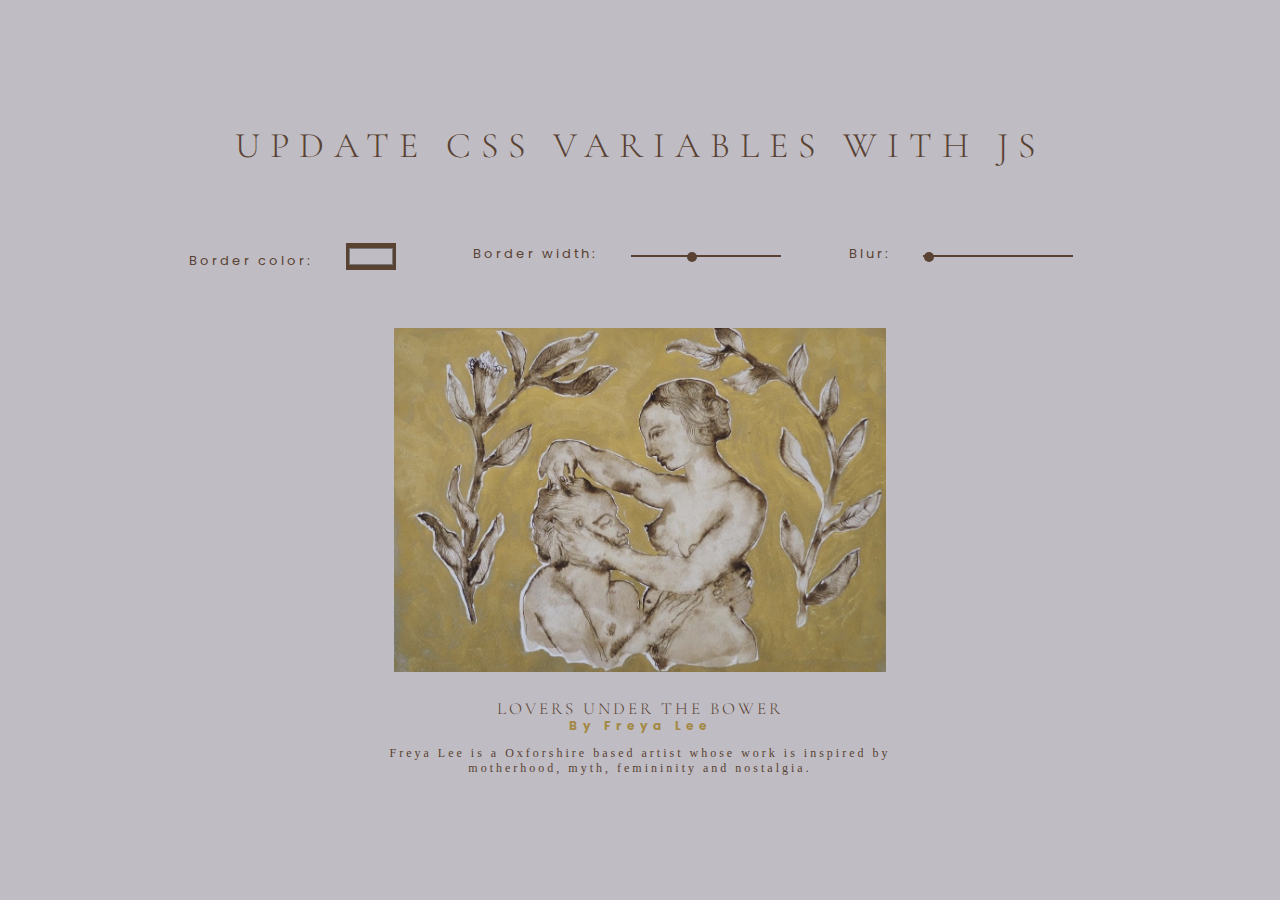
<file: projects/blur.html>
<!DOCTYPE html>
<html lang="en">

<head>
    <meta charset="UTF-8">
    <link rel="icon" type="image/png" href="../images/logo.ico">
    <meta name="viewport" content="width=device-width, initial-scale=1.0">
    <title>C S S </title>

    <link rel="stylesheet" href="../scss/main.css">


</head>

<body>

    <div class="container blur-container">

        <h1 class="heading">Update CSS variables with JS</h1>

        <div class="controls">

            <div><label for="border">Border color:</label>
                <input type="color" name="border" value="#BFBCC3"></div>


            <div> <label for="spacing">Border width:</label>
                <input type="range" name="spacing" min="0" max="25" value="10" data-sizing="px"></div>

            <div> <label for="blur">Blur:</label>
                <input type="range" name="blur" min="0" max="25" value="0" data-sizing="px">
            </div>
        </div>



        <div class="photo-container">
            <img src="../images/freyalee.jpeg" alt="">

            <div class="blur-text">
                <h2>Lovers under the bower</h2>
                <h3>by Freya Lee</h3>
                <p>Freya Lee is a Oxforshire based artist whose work is inspired by motherhood, myth, femininity and
                    nostalgia.</p>
            </div>
        </div>


    </div>

    <script>
        const inputs = document.querySelectorAll('.controls input');

        function handleUpdate() {
            const suffix = this.dataset.sizing ||
                ''; //to add px, || '' means or nothing, without it it would return undefined
            document.documentElement.style.setProperty(`--${this.name}`, this.value + suffix);
        }

        inputs.forEach(input => input.addEventListener('change', handleUpdate));
        inputs.forEach(input => input.addEventListener('mousemove', handleUpdate));
    </script>

</body>

</html>
</file>
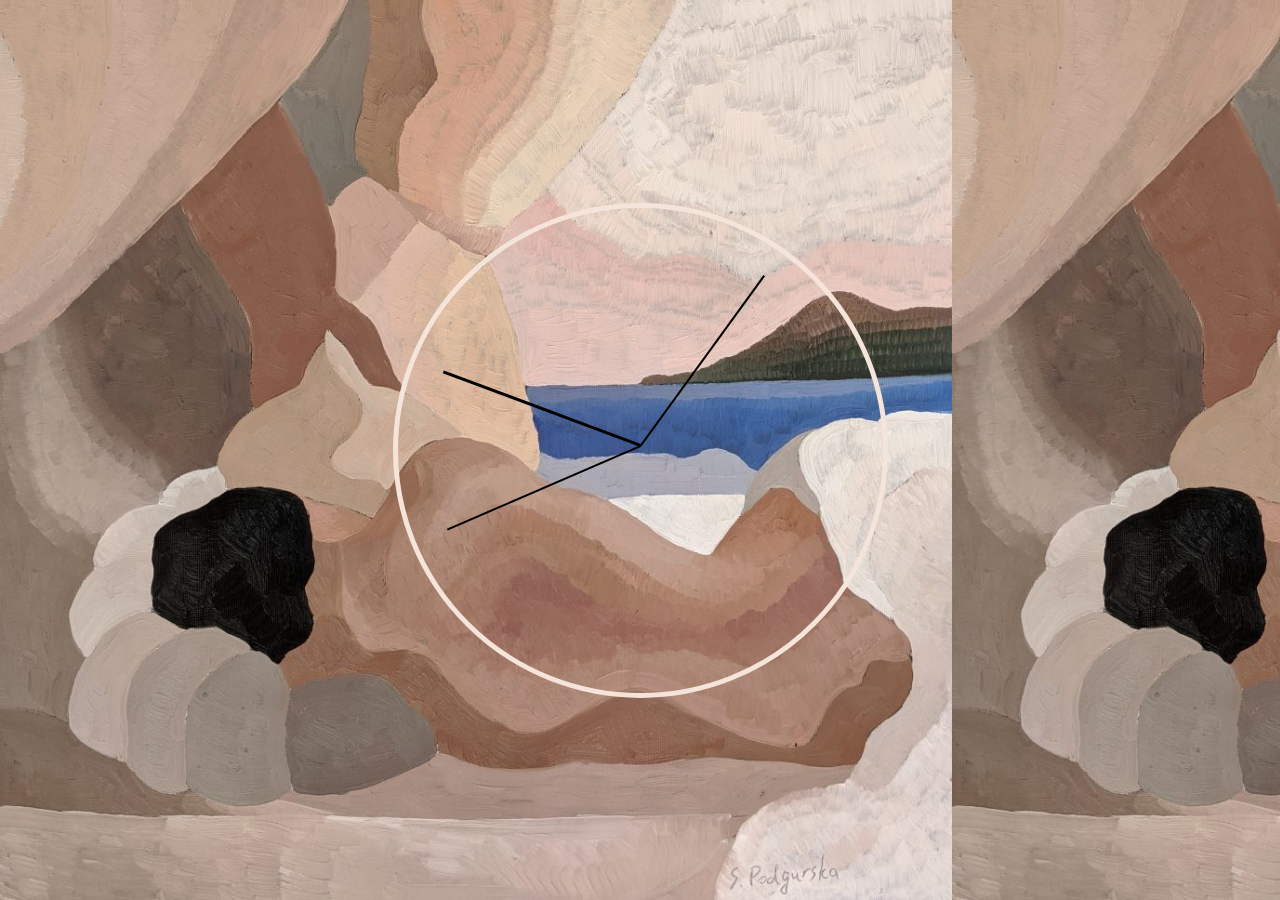
<file: projects/clock.html>
<!DOCTYPE html>
<html lang="en">

<head>
    <meta charset="UTF-8">
    <link rel="icon" type="image/png" href="../images/logo.ico">
    <meta name="viewport" content="width=device-width, initial-scale=1.0">
    <title>C L O C K</title>
    <link rel="stylesheet" href="../scss/main.css">
</head>

<body>

    <div class="container clock-container">
        <div class="clock">
            <div class="clock-face">
                <div class="hand hour-hand"></div>
                <div class="hand min-hand"></div>
                <div class="hand second-hand"></div>
            </div>

        </div>
    </div>
    <script>
        const secondHand = document.querySelector('.second-hand');
        const minsHand = document.querySelector('.min-hand');
        const hourHand = document.querySelector('.hour-hand');

        function setDate() {
            const now = new Date();

            const seconds = now.getSeconds();
            const secondsDegrees = ((seconds / 60) * 360) + 90;
            secondHand.style.transform = `rotate(${secondsDegrees}deg)`;

            const mins = now.getMinutes();
            const minsDegrees = ((mins / 60) * 360) + ((seconds / 60) * 6) + 90;
            minsHand.style.transform = `rotate(${minsDegrees}deg)`;

            const hour = now.getHours();
            const hourDegrees = ((hour / 12) * 360) + ((mins / 60) * 30) + 90;
            hourHand.style.transform = `rotate(${hourDegrees}deg)`;
        }

        setInterval(setDate, 1000);

        setDate();
    </script>

</body>

</html>
</file>
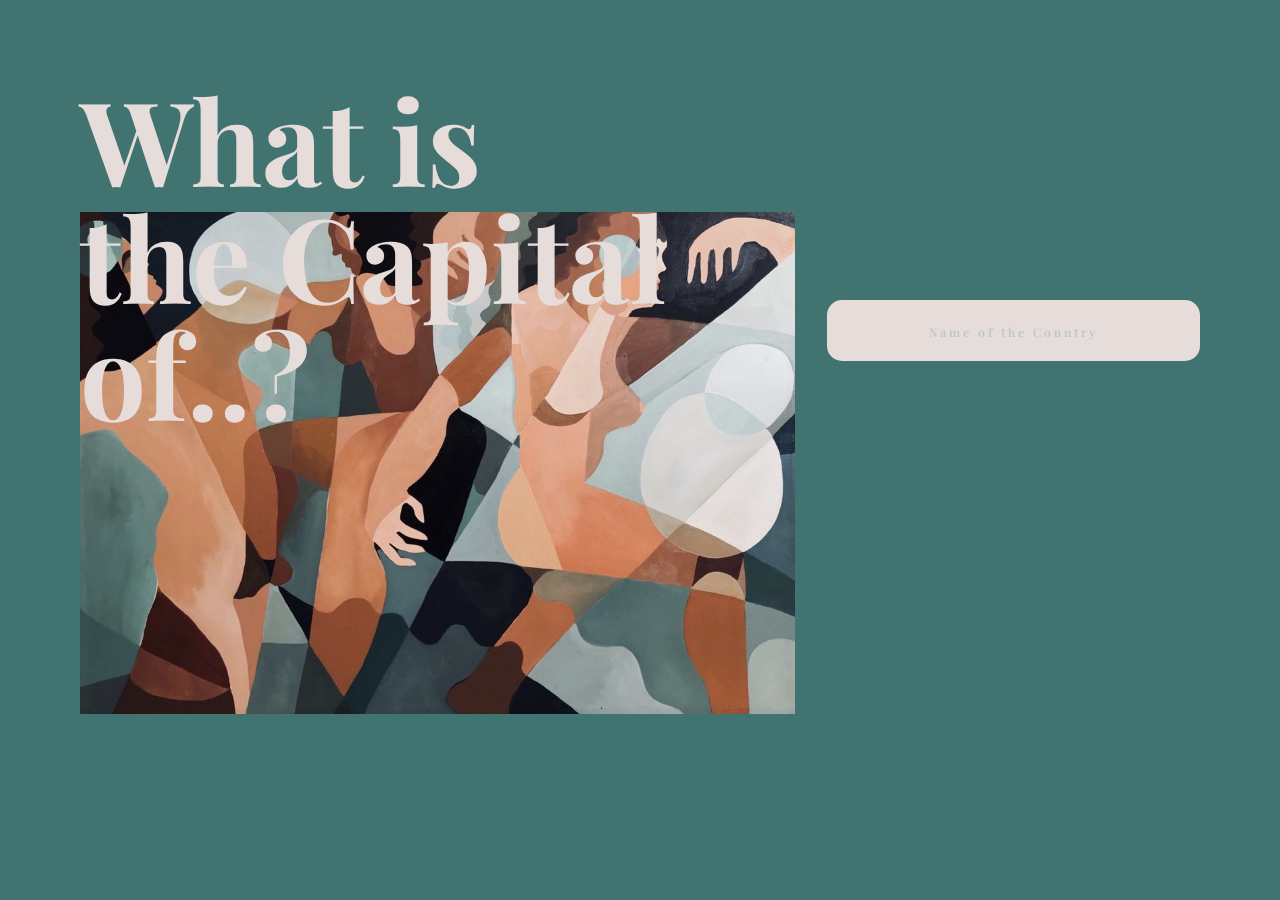
<file: projects/country.html>
<!DOCTYPE html>
<html lang="en">

<head>
    <meta charset="UTF-8">
    <link rel="icon" type="image/png" href="../images/logo.ico">
    <meta name="viewport" content="width=device-width, initial-scale=1.0">
    <title>C A P I T A L F I N D E R</title>

    <link rel="stylesheet" href="../scss/main.css">
    <style>
        body {
            background-color: #417471 !important;

            height: 100vh;
        }

        input {
            width: 100%;
            padding: 20px;
        }
    </style>
</head>

<body>

    <div class="country-container">

        <div class="country-text">
            <h1>What is the Capital of..?</h1>
        </div>

        <div class="painting">
            <img src="../images/13111F7F-8726-4D66-9CA0-B41AC08431C1_1_105_c.jpeg" alt="">
        </div>


        <form class="search-form">
            <input type="text" class="search" placeholder="Name of the Country">
            <ul class="suggestions">

            </ul>
        </form>

    </div>

    <script>
        const endpoint = 'https://raw.githubusercontent.com/samayo/country-json/master/src/country-by-capital-city.json';

        // we need an emepty array to put our citites into

        const countries = [];

        // fetch the data use fetch that returns a 'promise' which will evenetually return data 
        //The Blob object represents a blob, which is a file-like object of immutable, raw data; they can be read as text or binary data, or converted into a ReadableStream so its methods can be used for processing the data.
        fetch(endpoint)
            .then(blob => blob.json())
            .then(data => countries.push(...data)) //we use spread ... method to push citites into the empty array

        //
        function findMatches(wordToMatch, countries) {
            return countries.filter(place => {

                const regex = new RegExp(wordToMatch, 'gi'); //g -global i-insensitive
                return place.country.match(regex)
            });
        }

        //creating our display function 

        function displayMatches() {
            const matchArray = findMatches(this.value, countries);
            const html = matchArray.map(place => {
                const regex = new RegExp(this.value, 'gi');
                const countryName = place.country.replace(regex, `<span class="hl">${this.value}</span>`);
                return `
                <li>
                    <span class="name">${countryName}</span>
                    <span class="city">${place.city}</span>
                        </li>
                `;
            }).join(''); // from multiply items into one big string

            suggestions.innerHTML = html;
        }

        const searchInput = document.querySelector('.search');
        const suggestions = document.querySelector('.suggestions');

        searchInput.addEventListener('change', displayMatches);
        searchInput.addEventListener('keyup', displayMatches); // fires when we stop typing



    </script>
</body>

</html>
</file>
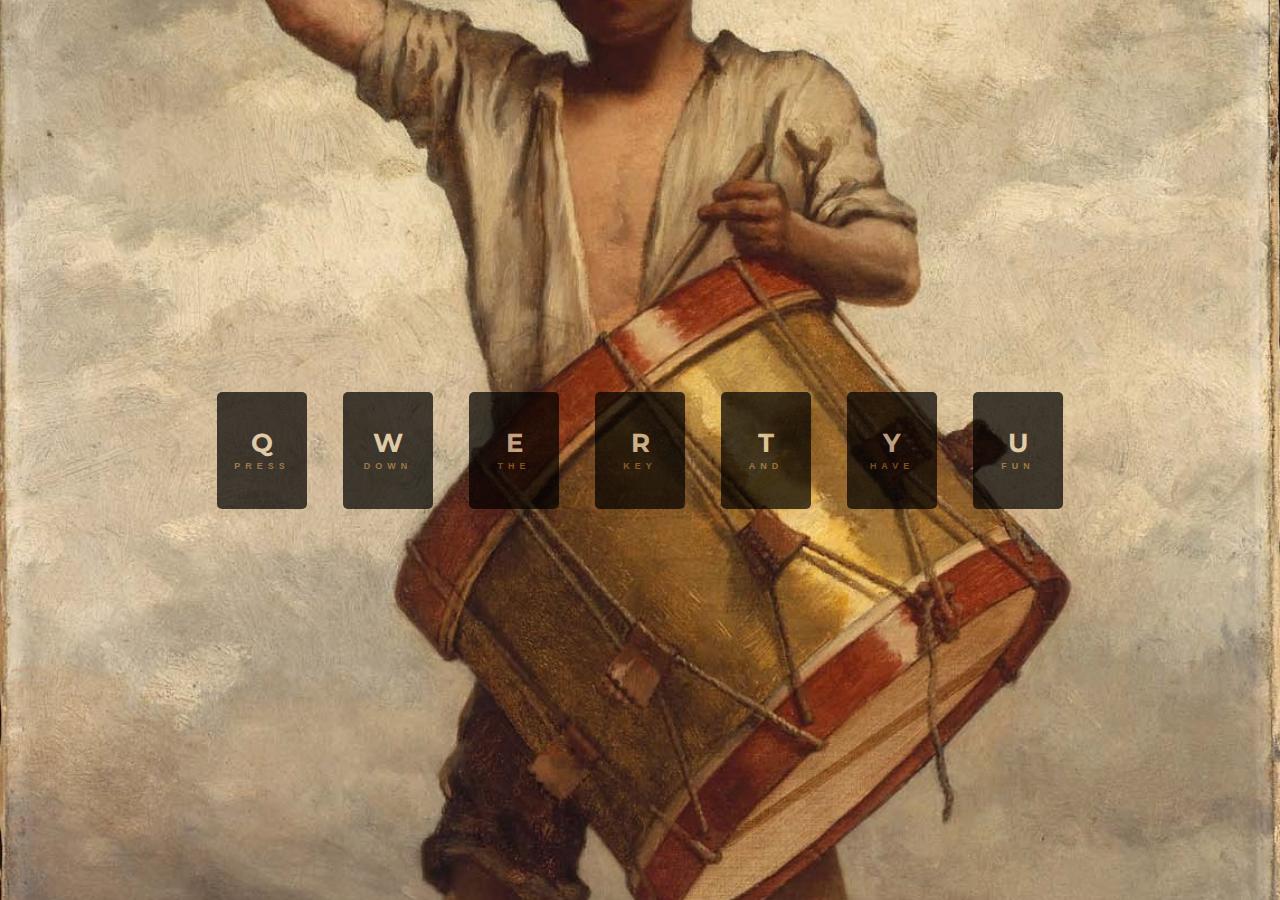
<file: projects/drums.html>
<!DOCTYPE html>
<html lang="en">

<head>
    <meta charset="UTF-8">
    <link rel="icon" type="image/png" href="../images/logo.ico">
    <meta name="viewport" content="width=device-width, initial-scale=1.0">
    <title>D R U M K I T</title>

    <link rel="stylesheet" href="../scss/main.css">
</head>

<body>
    <div class="container drums-container">
        <div class="keys">
            <div data-key="81" data-sound='audio-1' class="key" onclick="">
                <h1>q</h1>
                <p>Press</p>
            </div>
            <div data-key="87" data-sound='audio-2' class="key">
                <h1>w</h1>
                <p>down</p>
            </div>
            <div data-key="69" data-sound='audio-3' class="key">
                <h1>e</h1>
                <p>the</p>
            </div>
            <div data-key="82" data-sound='audio-4' class="key">
                <h1>r</h1>
                <p>key</p>
            </div>
            <div data-key="84" data-sound='audio-5' class="key">
                <h1>t</h1>
                <p>and</p>
            </div>
            <div data-key="89" data-sound='audio-6' class="key">
                <h1>y</h1>
                <p>have</p>
            </div>
            <div data-key="85" data-sound='audio-7' class="key">
                <h1>u</h1>
                <p>fun</p>
            </div>
        </div>
    </div>

    <audio id="audio-1" data-key="81" src="sounds/drum-1.mp3"></audio>
    <audio id="audio-2" data-key="87" src="sounds/drum-2.mp3"></audio>
    <audio id="audio-3" data-key="69" src="sounds/drum-3.mp3"></audio>
    <audio id="audio-4" data-key="82" src="sounds/drum-4.mp3"></audio>
    <audio id="audio-5" data-key="84" src="sounds/drum-5.mp3"></audio>
    <audio id="audio-6" data-key="89" src="sounds/drum-6.mp3"></audio>
    <audio id="audio-7" data-key="85" src="sounds/drum-7.mp3"></audio>




    <script>

        const AudioContext = window.AudioContext || window.webkitAudioContext;
        const audioCtx = new AudioContext();
        window.addEventListener('keydown', function (e) {
            const audio = document.querySelector(
                `audio[data-key ="${e.keyCode}"]`); //[]- attribute selector es6 deplate strings $

            const key = document.querySelector(
                `.key[data-key ="${e.keyCode}"]`); //[]- attribute selector es6 deplate strings $

            if (!audio) return; //stop the function
            audio.currentTime = 0; // to rewinf it so when we click several times it starts from the beginning
            audio.play();
            key.classList.add('playing');

        });



        function removeTransition(e) {
            if (e.propertyName !== 'transform') return;
            this.classList.remove('playing');
        }

        let playSoundButton = document.getElementsByClassName('key');

        var playSound = function () {
            var attribute = this.getAttribute("data-sound");
            var sounds = document.getElementsByTagName('audio');
            for (i = 0; i < sounds.length; i++) {
                sounds[i].pause();
                sounds[i].currentTime = 0;
            }
            document.getElementById(attribute).play();
        };

        for (var i = 0; i < playSoundButton.length; i++) {
            playSoundButton[i].addEventListener('click', playSound, false);
        }


        const keys = document.querySelectorAll('.key');


        keys.forEach(key => key.addEventListener('transitionend', removeTransition));

    </script>
</body>

</html>
</file>
<file: scss/main.css>
@import url("https://fonts.googleapis.com/css2?family=Poppins&display=swap");
@import url("https://fonts.googleapis.com/css2?family=Coda:wght@800&display=swap");
@import url("https://fonts.googleapis.com/css2?family=Montserrat:wght@700&display=swap");
@import url("https://fonts.googleapis.com/css2?family=Playfair+Display&display=swap");
@import url("https://fonts.googleapis.com/css2?family=Cormorant+Garamond&family=Josefin+Slab&display=swap");
h2 {
  font-family: "poppins", sans-serif;
  color: white;
  font-size: 13px;
  letter-spacing: 5px;
  z-index: 3;
}

h3 {
  font-family: "poppins", sans-serif;
  color: white;
  font-size: 25px;
  letter-spacing: 5px;
  margin-bottom: 1em;
  text-transform: uppercase;
  line-height: 1.2;
}

a {
  text-decoration: none;
}

* {
  margin: 0;
  padding: 0;
  box-sizing: border-box;
}

body {
  background-color: black;
  overflow-x: hidden;
  transition: background-color 0.1s ease;
}

main {
  padding: 0 5vw;
}
@media (min-width: 1025px) {
  main {
    padding: 0 15vw;
  }
}

.panel {
  min-height: 100vh;
}

.color-pink {
  background-color: white;
}

.color-purple {
  background-color: black;
}

a:visited {
  text-decoration: none;
  outline: none;
}

/*#6DA092, #3E646B, #B9B4B0  2E0014*/
.main-container .project-reverse {
  display: flex;
  flex-direction: column-reverse;
  justify-content: center;
  align-items: center;
  margin-bottom: 4em;
  overflow-x: hidden;
}
@media (min-width: 768px) {
  .main-container .project-reverse {
    display: grid;
    -moz-column-gap: 3em;
         column-gap: 3em;
    grid-template-columns: 1fr 1fr;
    margin-bottom: 0;
  }
}
@media (min-width: 1025px) {
  .main-container .project-reverse {
    margin-bottom: 4em;
  }
}
.main-container .project {
  display: flex;
  flex-direction: column;
  justify-content: center;
  align-items: center;
  margin-bottom: 4em;
  overflow-x: hidden;
  -moz-column-gap: 3em;
       column-gap: 3em;
}
@media (min-width: 768px) {
  .main-container .project {
    display: grid;
    grid-template-columns: 1fr 1fr;
  }
}
@media (min-width: 1025px) {
  .main-container .project {
    margin-bottom: 4em;
  }
}
.main-container .project-text {
  font-family: "poppins", sans-serif;
  color: white;
  line-height: 2;
  letter-spacing: 3px;
  text-align: center;
  font-size: 13px;
  font-weight: lighter;
}
@media (min-width: 768px) {
  .main-container .project-text {
    text-align: right;
  }
}
@media (min-width: 1025px) {
  .main-container .project-text {
    text-align: right;
    margin-bottom: 15vh;
  }
}
.main-container .project-text .link-indicator {
  margin-top: 1em;
  text-decoration: underline;
}
.main-container .text-left {
  text-align: center;
}
@media (min-width: 768px) {
  .main-container .text-left {
    text-align: left;
  }
}
.main-container .text-dark {
  color: black;
}
.main-container .item {
  width: 350px;
  height: 350px;
  -webkit-clip-path: circle(40%);
          clip-path: circle(40%);
  margin-bottom: 15vh;
  margin-top: 2em;
  justify-self: center;
  align-self: center;
  overflow-x: hidden;
  overflow-y: hidden;
  outline: none;
}
@media (min-width: 768px) {
  .main-container .item {
    margin-top: 10em;
  }
}
@media (min-width: 1025px) {
  .main-container .item {
    margin-top: 0;
  }
}
.main-container .item img {
  width: 100%;
  /*container height - (border thickness * 2) */
  height: 100%;
  -o-object-fit: cover;
     object-fit: cover;
}

.landing {
  height: 100vh;
  display: flex;
  flex-direction: column;
  justify-content: center;
  align-items: center;
  overflow: hidden;
  padding-left: 1em;
}
@media (min-width: 768px) {
  .landing {
    padding-left: 0;
  }
}
@media (min-width: 1025px) {
  .landing {
    height: 120vh;
    padding-bottom: 5em;
  }
}
.landing .text {
  font-family: "Poppins", sans-serif;
  position: relative;
  color: #fff;
  font-weight: 700;
  font-size: 12px;
  transform: scale(2);
  letter-spacing: 10px;
  text-transform: uppercase;
  padding: 8px;
}
@media (min-width: 1025px) {
  .landing .text {
    font-size: 45px;
    transform: scale(2);
    padding: 30px;
    letter-spacing: 14px;
  }
}
@media (min-width: 768px) {
  .landing .text {
    font-size: 35px;
    transform: scale(2);
    padding: 23.1px;
    letter-spacing: 14px;
  }
}
.landing .text:before {
  left: 1.5px;
  clip: rect(132px, 550px, 101px, 30px);
  text-shadow: -1px 0 #E93732;
  animation: glitch-1-xs 2s linear infinite reverse;
  -webkit-animation: glitch-1-xs 2s linear infinite reverse;
  color: white;
  content: attr(data-text);
  position: absolute;
  width: 100%;
  height: 100%;
  background: black;
  overflow: hidden;
  top: 0;
  padding: 8px;
}
@media (min-width: 1025px) {
  .landing .text:before {
    left: 3px;
    padding: 30px;
    margin-bottom: 5em;
    text-shadow: -2px 0 #E93732;
    animation: glitch-1 2s linear infinite reverse;
    -webkit-animation: glitch-1 2s linear infinite reverse;
  }
}
@media (min-width: 768px) {
  .landing .text:before {
    left: 2px;
    padding: 23.1px;
    margin-bottom: 5em;
    text-shadow: -2px 0 #E93732;
    animation: glitch-1-md 2s linear infinite reverse;
    -webkit-animation: glitch-1-md 2s linear infinite reverse;
  }
}
.landing .text:after {
  left: -1.5px;
  clip: rect(132px, 550px, 101px, 30px);
  text-shadow: -1px 0 blue;
  animation: glitch-2-xs 2s linear infinite reverse;
  -webkit-animation: glitch-2-xs 2s linear infinite reverse;
  color: white;
  content: attr(data-text);
  position: absolute;
  width: 100%;
  height: 100%;
  background: black;
  overflow: hidden;
  top: 0;
  padding: 8px;
}
@media (min-width: 1025px) {
  .landing .text:after {
    left: -3px;
    padding: 30px;
    text-shadow: -2px 0 blue;
    animation: glitch-2 2s linear infinite reverse;
    -webkit-animation: glitch-2 2s linear infinite reverse;
  }
}
@media (min-width: 768px) {
  .landing .text:after {
    left: -2px;
    padding: 30px;
    text-shadow: -2px 0 blue;
    animation: glitch-2-md 2s linear infinite reverse;
    -webkit-animation: glitch-2-md 2s linear infinite reverse;
  }
}
.landing .subtitle {
  text-align: center;
  font-size: 10px;
}
@media (min-width: 768px) {
  .landing .subtitle {
    font-size: 13px;
  }
}

.project-description {
  font-size: 13px;
  font-family: "poppins", sans-serif;
  color: white;
  letter-spacing: 3px;
  text-align: justify;
  line-height: 2;
  margin-bottom: 30vh;
}
@media (min-width: 768px) {
  .project-description {
    height: 50vh;
    margin-bottom: 10vh;
  }
}

.footer {
  display: flex;
  flex-direction: column;
  justify-content: center;
  align-items: center;
}
.footer p,
.footer a {
  font-family: poppins, sans-serif;
  color: white;
  font-size: 15px;
  letter-spacing: 14px;
  text-decoration: none;
  font-size: 5vmin;
  line-height: 2;
}
.footer p:hover,
.footer a:hover {
  text-decoration: line-through;
  transition: ease 0.5s;
}

.loader {
  height: 100%;
  width: 100%;
  background-color: black;
  position: fixed;
  top: 50%;
  left: 50%;
  transform: translate(-50%, -50%);
  z-index: 999;
  transition: all 1.2s ease-out 0.3s;
}
.loader__gif {
  position: absolute;
  top: 50%;
  left: 50%;
  transform: translate(-50%, -50%);
  width: 80%;
  height: auto;
}
@media (min-width: 768px) {
  .loader__gif {
    width: 35%;
    height: auto;
  }
}

.container {
  height: 100vh;
  width: 100%;
  overflow: hidden;
  display: flex;
  flex-direction: column;
  align-items: center;
  justify-content: center;
}

.drums-container {
  background-image: url(../images/The_Drummer_Boy_William_Morris_Hunt.jpeg);
  background-repeat: no-repeat;
  background-size: cover;
  background-position: center;
  padding: 1em;
}

.keys {
  display: flex;
  flex-direction: row;
}

.key {
  height: 13vmin;
  width: 10vmin;
  border-radius: 5px;
  background-color: black;
  opacity: 0.7;
  display: inline-block;
  margin: 2vmin;
  color: white;
  display: flex;
  align-items: center;
  justify-content: center;
  flex-direction: column;
  transition: all 0.7s;
  overflow: hidden;
}
.key h1 {
  color: #E6D2AF;
  font-size: 2vmax;
  text-transform: uppercase;
  text-align: center;
  font-weight: bold;
  margin: 0;
  font-family: "Montserrat", sans-serif;
}
.key p {
  font-size: 0.7vmax;
  color: #8A5F27;
  font-weight: bold;
  text-align: center;
  letter-spacing: 1px;
  margin: 3px 0;
  text-transform: uppercase;
  font-family: "Work Sans", sans-serif;
}
@media (min-width: 768px) {
  .key p {
    letter-spacing: 5px;
  }
}

.playing {
  transform: scale(1.1);
  border: 1px solid #8A5F27;
  box-shadow: 0 0 10px #8A5F27;
}

.container {
  height: 100vh;
  width: 100%;
  overflow: hidden;
  display: flex;
  flex-direction: column;
  align-items: center;
  justify-content: center;
}

.clock-container {
  background-image: url(../images/sasha.jpg);
  background-size: contain;
}

.clock {
  width: 55vmin;
  height: 55vmin;
  border-radius: 50%;
  background-color: transparent;
  border: solid 5px rgb(244, 228, 218);
  position: relative;
  padding: 2rem;
}

.clock-face {
  position: relative;
  width: 100%;
  height: 100%;
  transform: translateY(-3px);
}

.hand {
  height: 2px;
  width: 50%;
  background-color: black;
  position: absolute;
  bottom: 50%;
  transform: rotate(90deg);
  transform-origin: 100%;
  transition: all 0.05s;
  transition-timing-function: cubic-bezier(0.1, 2.7, 0.58, 1);
}

.hour-hand {
  height: 3px;
}

:root {
  --border: #BFBCC3;
  --spacing: 10px;
  --blur: 0px;
}

.container {
  height: 100vh;
  width: 100vw;
  overflow: hidden;
  display: flex;
  align-items: center;
  justify-content: center;
  padding: 1em;
}
@media (min-width: 768px) {
  .container {
    padding: 0;
  }
}

.photo-container {
  display: flex;
  flex-direction: column;
  justify-content: center;
  align-items: center;
  overflow-y: hidden;
}

.blur-container {
  background-color: #BFBCC3;
}

img {
  width: 100%;
  height: auto;
  margin: 0.5em 0 1em 0;
  border: solid var(--spacing) var(--border);
  filter: blur(var(--blur));
}
@media (min-width: 1025px) {
  img {
    width: 40%;
  }
}

.heading {
  color: #594232;
  text-align: center;
  letter-spacing: 2px;
  text-transform: uppercase;
  letter-spacing: 10px;
  margin-bottom: 1em;
  font-family: "Cormorant Garamond", serif;
  font-weight: lighter;
  font-size: 4vmin;
}

.blur-text {
  text-align: center;
}
@media (min-width: 768px) {
  .blur-text {
    margin: 0 30vw;
  }
}
.blur-text h2 {
  color: #594232;
  font-size: 17px;
  letter-spacing: 3px;
  font-family: "Cormorant Garamond", serif;
  font-weight: lighter;
  text-transform: uppercase;
}
.blur-text h3 {
  font-size: 12px;
  color: #A48946;
  text-transform: capitalize;
}
.blur-text p {
  font-size: 12px;
  letter-spacing: 3px;
  color: #594232;
}

.controls {
  font-family: "poppins", sans-serif;
  letter-spacing: 3px;
  font-size: 10px;
  color: #594232;
  text-align: center;
  display: grid;
  grid-template-columns: 1fr;
  justify-content: center;
  align-items: center;
  margin: 1em 0;
}
@media (min-width: 768px) {
  .controls {
    grid-template-columns: 1fr 1fr 1fr;
    font-size: 13px;
  }
}
.controls input {
  background-color: #594232;
  border: solid 1px #594232;
  margin: 0.5em;
}
@media (min-width: 768px) {
  .controls input {
    margin: 2em;
  }
}
.controls input[type=range] {
  -webkit-appearance: none;
  width: 150px;
  height: 1px;
}
.controls input[type=range]:focus {
  outline: none;
}
.controls input[type=range]::-webkit-slider-runnable-track {
  width: 100%;
  height: 1px;
  cursor: pointer;
  background: #594232;
  border-radius: 12px;
}
.controls input[type=range]::-webkit-slider-thumb {
  height: 10px;
  width: 10px;
  border-radius: 50%;
  background: #594232;
  cursor: pointer;
  -webkit-appearance: none;
  margin-top: -4px;
  z-index: 99;
}
.controls input[type=range]:focus::-moz-slider-runnable-track {
  background: #594232;
}
.controls input[type=range]::-moz-range-track {
  width: 100%;
  height: 1px;
  cursor: pointer;
  background: #594232;
  border-radius: 12px;
}
.controls input[type=range]::-moz-range-thumb {
  height: 10px;
  width: 10px;
  border-radius: 50%;
  background: #594232;
  cursor: pointer;
  -webkit-appearance: none;
}
.controls input[type=range]::-ms-track {
  width: 100%;
  height: 1px;
  cursor: pointer;
  background: #594232;
  border-radius: 12px;
}
.controls input[type=range]::-ms-thumb {
  height: 10px;
  width: 10px;
  border-radius: 50%;
  background: #594232;
  cursor: pointer;
  -webkit-appearance: none;
}
.controls input[type=range]:focus::-ms-fill-lower {
  background: #594232;
}
.controls input[type=range]:focus::-ms-fill-upper {
  background: #594232;
}

#gallery-loader {
  height: 100vh;
  width: 100vw;
  background-color: white;
  position: fixed;
  top: 50%;
  left: 50%;
  transform: translate(-50%, -50%);
  z-index: 999;
  transition: all 0.9s ease-out 0.3s;
  text-align: center;
  padding-top: 50vh;
}

.lds-ring {
  display: inline-block;
  position: relative;
  width: 80px;
  height: 80px;
}

.lds-ring div {
  box-sizing: border-box;
  display: block;
  position: absolute;
  width: 64px;
  height: 64px;
  margin: 8px;
  border: 8px solid #854c41;
  border-radius: 50%;
  animation: lds-ring 1.2s cubic-bezier(0.5, 0, 0.5, 1) infinite;
  border-color: #854c41 transparent transparent transparent;
}

.lds-ring div:nth-child(1) {
  animation-delay: -0.45s;
}

.lds-ring div:nth-child(2) {
  animation-delay: -0.3s;
}

.lds-ring div:nth-child(3) {
  animation-delay: -0.15s;
}

@keyframes lds-ring {
  0% {
    transform: rotate(0deg);
  }
  100% {
    transform: rotate(360deg);
  }
}
.gallery-panels {
  min-height: 90vh;
  overflow: hidden;
  display: flex;
}

.gallery-panel {
  color: #854c41;
  background-size: cover;
  background-position: center;
  text-align: center;
  align-items: center;
  display: flex;
  transition: flex 0.7s cubic-bezier(0.61, -0.19, 0.7, -0.11), background 0.2s;
  flex: 1;
  /*all the items will be distributed evenly on the screen */
  justify-content: center;
  align-items: center;
  flex-direction: column;
}

.gallery-panel-1 {
  background-image: url(../images/morisot-2.jpg);
}

.gallery-panel-2 {
  background-image: url(../images/morisot-1.jpg);
}

.gallery-panel-3 {
  background-image: url(../images/morisot-4.jpeg);
}
@media (max-width: 575px) {
  .gallery-panel-3 {
    display: none;
  }
}

.gallery-panel-4 {
  background-image: url(../images/morisot-5.jpeg);
}
@media (max-width: 575px) {
  .gallery-panel-4 {
    display: none;
  }
}

/* flex-children */
.gallery-panel > * {
  margin: 0;
  width: 100%;
  transition: ease-in-out 0.5s;
  flex: 1;
  display: flex;
  justify-content: center;
  align-items: center;
}

/* when the panel is active we give it a class open, the text and image go bigger */
.open {
  flex: 5;
  transition: ease-in-out 0.8s;
}

.white-background {
  background: rgba(255, 255, 255, 0.5);
  letter-spacing: 5px;
  font-size: 13px;
  font-family: "Times New Roman", Times, serif;
  transition: ease-in-out 0.5s;
}
@media (min-width: 768px) {
  .white-background {
    font-size: 1rem;
  }
}

/* to hide and show the top and bottom text o the panels */
.gallery-panel > *:first-child {
  transform: translateY(-100%);
}

.gallery-panel > *:last-child {
  transform: translateY(100%);
}

.gallery-panel.open-active > :first-child {
  transform: translateY(0);
}

.gallery-panel.open-active > :last-child {
  transform: translateY(0);
}

.country-container {
  height: 100vh;
  width: 100vw;
  display: grid;
  overflow: hidden;
  grid-template-columns: 1fr 3fr;
  grid-template-rows: 3fr 1fr 1fr 1fr 6fr;
  padding: 1em;
  overflow-y: hidden;
  row-gap: 1em;
}
@media (min-width: 768px) {
  .country-container {
    padding: 3em;
    row-gap: 5em;
  }
}
@media (min-width: 1025px) {
  .country-container {
    grid-template-columns: 7fr 1fr 2fr 2fr;
    grid-template-rows: 1fr 1fr 2fr 3fr;
    padding: 5em;
    gap: 2em;
  }
}
.country-container .country-text {
  grid-column: 1/3;
  grid-row: 2/4;
  z-index: 8;
  font-size: 8vmin;
  color: #E6DCD9;
  font-family: "Playfair Display", serif;
  font-weight: lighter;
  line-height: 1;
}
@media (min-width: 768px) {
  .country-container .country-text {
    font-size: 4em;
  }
}
@media (min-width: 1025px) {
  .country-container .country-text {
    grid-column: 1/2;
    grid-row: 1/3;
  }
}
.country-container .painting {
  grid-column: 1/3;
  grid-row: 1/4;
  z-index: 7;
}
.country-container .painting img {
  width: 100%;
  height: auto;
  border: none;
}
@media (min-width: 1025px) {
  .country-container .painting {
    grid-column: 1/3;
    grid-row: 2/5;
  }
}

.search-form {
  width: 100%;
  margin-top: 2.5em;
  z-index: 10;
  grid-column: 1/3;
  grid-row: 5/6;
}
@media (min-width: 1025px) {
  .search-form {
    margin-top: 10px;
    grid-column: 3/5;
    grid-row: 2/5;
  }
}

input.search {
  margin: 0;
  text-align: center;
  outline: 0;
  z-index: 2;
  border-radius: 15px;
  font-size: 1rem;
  background-color: #E6DCD9;
  border: none;
  font-family: "Playfair Display", serif;
  letter-spacing: 3px;
  overflow-wrap: break-word;
}
input.search::-moz-placeholder {
  font-size: 12px;
  color: #B0C2C1;
}
input.search::placeholder {
  font-size: 12px;
  color: #B0C2C1;
}

.suggestions {
  margin: 0;
  padding: 0;
  max-height: 10vh;
  /*perspective: 20px;*/
}

.suggestions li {
  background: #b0c2c1;
  opacity: 0.7;
  list-style: none;
  margin: 0 10px;
  padding: 20px;
  transition: background 0.2s;
  display: flex;
  justify-content: space-between;
  text-transform: capitalize;
  overflow-y: scroll;
  font-family: "Playfair Display", serif;
  letter-spacing: 3px;
}

.hl {
  background: #DCA48E;
}

@media only screen and (min-device-width: 1024px) and (max-device-width: 1366px) {
  .country-text h1 {
    font-size: 13vh;
  }
  .search-form {
    margin-top: 6em;
  }
}/*# sourceMappingURL=main.css.map */
</file>
